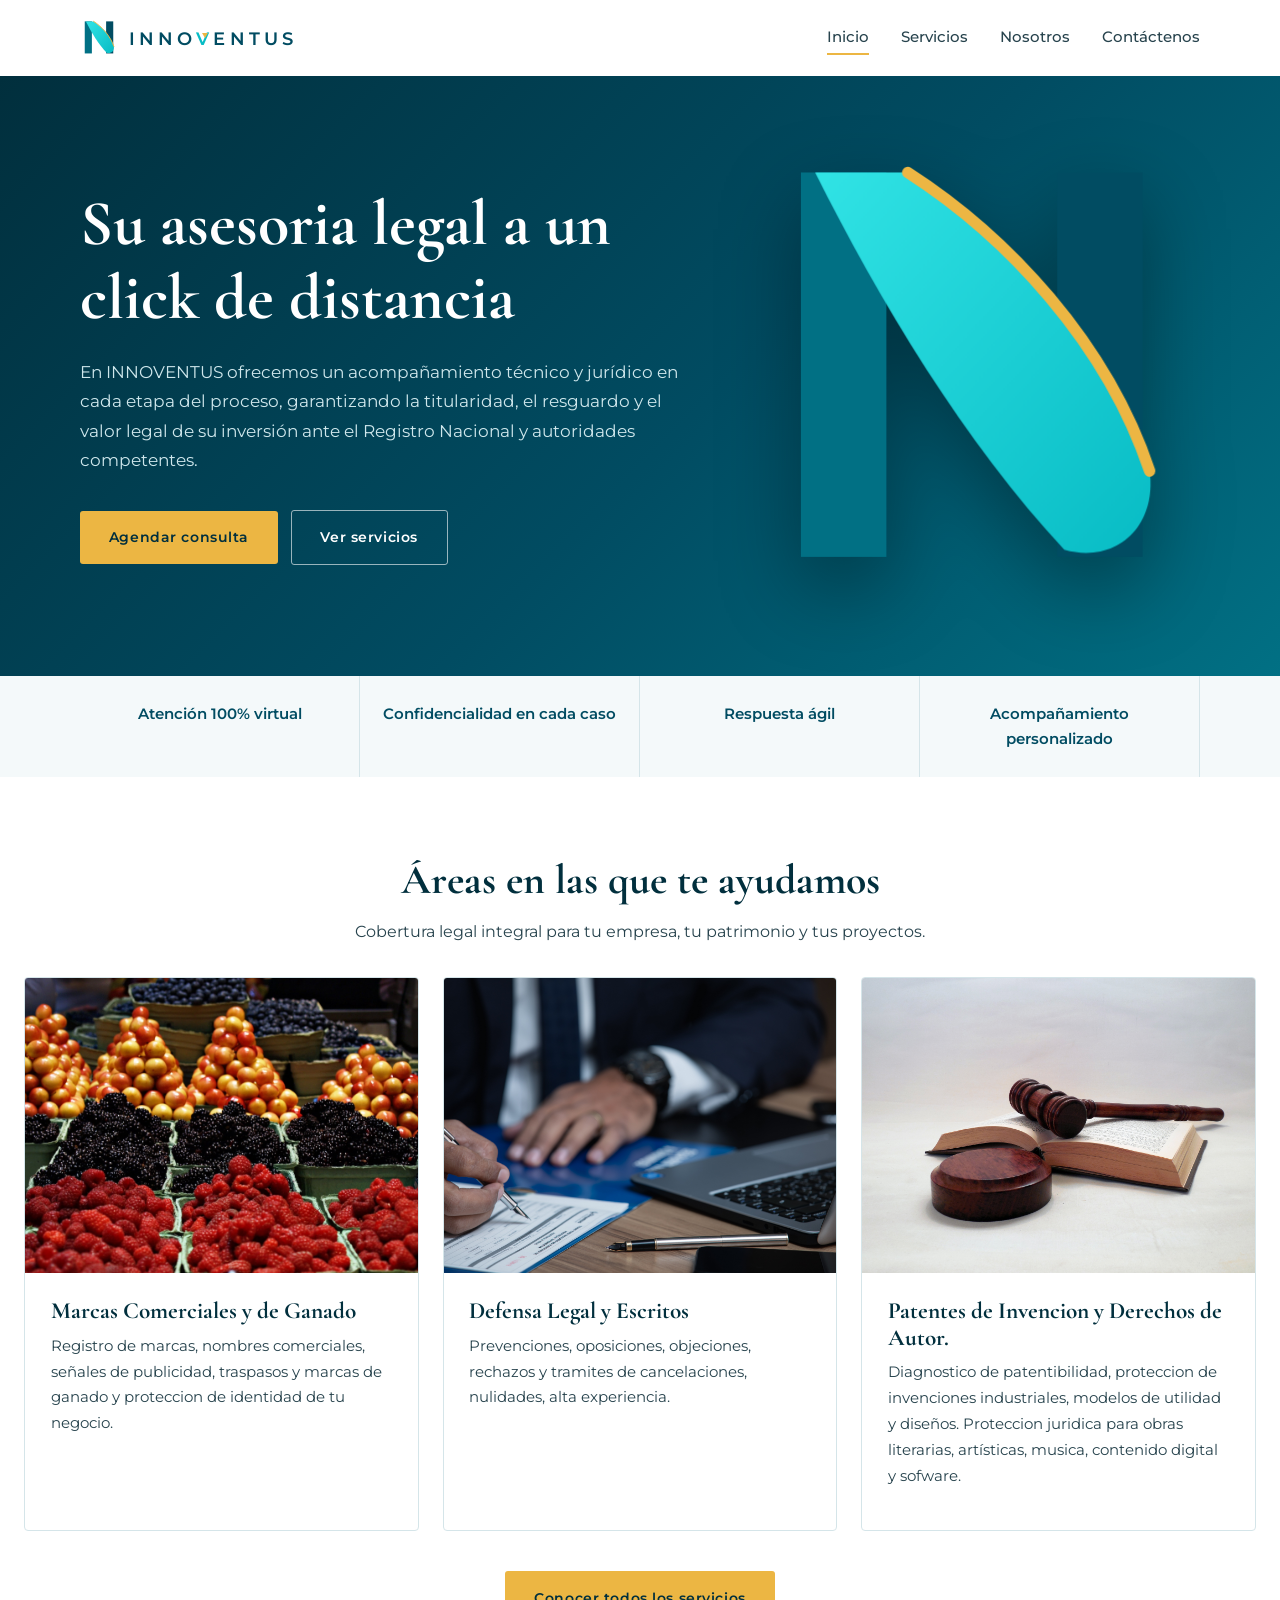
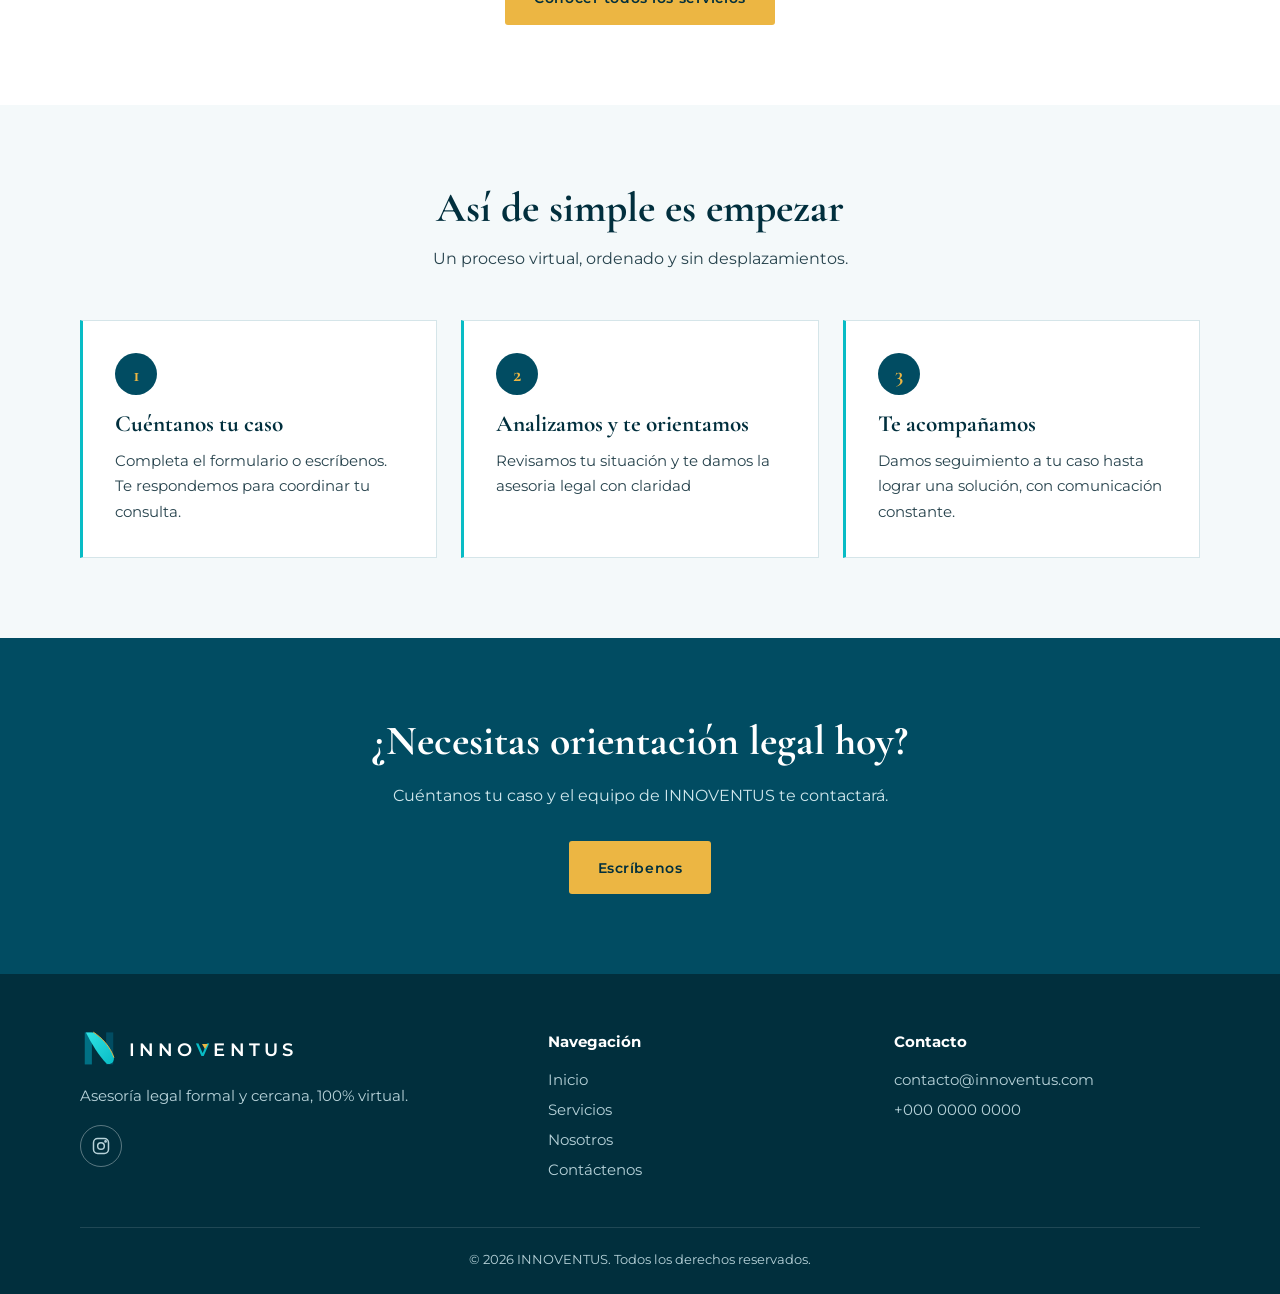
<file: index.html>
<!DOCTYPE html><html lang="es"><head><meta charset="utf-8"><meta name="viewport" content="width=device-width,initial-scale=1"><link rel="preconnect" href="https://fonts.googleapis.com"><link rel="preconnect" href="https://fonts.gstatic.com" crossorigin><link href="https://fonts.googleapis.com/css2?family=Cormorant+Garamond:wght@600;700&family=Montserrat:wght@400;500;600&display=swap" rel="stylesheet"><link rel="stylesheet" href="css/styles.css"><link rel="icon" href="img/favicon.svg"><title>INNOVENTUS | Asesoría legal virtual</title><meta name="description" content="INNOVENTUS: asesoría jurídica formal, confidencial y 100% virtual para personas y empresas."></head><body>
<header id="site-header"></header><main>
<section class="hero"><div class="wrap"><div><h1>Su asesoria legal a un click de distancia</h1><p>En INNOVENTUS ofrecemos un acompañamiento técnico y jurídico en cada etapa del proceso, garantizando la titularidad, el resguardo y el valor legal de su inversión ante el Registro Nacional y autoridades competentes. </p><div class="btns"><a class="btn b1" href="contacto.html">Agendar consulta</a><a class="btn b2" href="servicios.html">Ver servicios</a></div></div><div class="hero-art" data-mark></div></div></section>
<div class="strip"><div class="wrap"><div>Atención 100% virtual</div><div>Confidencialidad en cada caso</div><div>Respuesta ágil</div><div>Acompañamiento personalizado</div></div></div>

<section>
    <div class="wrap">
        <div class="center">
            <h2>Áreas en las que te ayudamos</h2>
            <p>Cobertura legal integral para tu empresa, tu patrimonio y tus proyectos.</p>
        </div>
    </div>

    <!-- ===== INICIO TARJETAS: copia desde aquí ===== -->
<div class="img-cards">
 
  <article class="img-card">
    <div class="img-card__media">
      <img src="/img/frutas.jpg" alt="Reunión de asesoría empresarial" loading="lazy">
    </div>
    <div class="img-card__body">
      <h3>Marcas Comerciales y de Ganado</h3>
      <p>Registro de marcas, nombres comerciales, señales de publicidad, traspasos y marcas de ganado y proteccion de identidad de tu negocio.</p>
    </div>
  </article>
 
  <article class="img-card">
    <div class="img-card__media">
      <img src="/img/legal.jpg" alt="Firma de un contrato" loading="lazy">
    </div>
    <div class="img-card__body">
      <h3>Defensa Legal y Escritos</h3>
      <p>Prevenciones, oposiciones, objeciones, rechazos y tramites de cancelaciones, nulidades, alta experiencia.</p>
    </div>
  </article>
 
    <article class="img-card">
        <div class="img-card__media">
            <img src="/img/derechos_autor.jpg" alt="Protección de marca registrada" loading="lazy">
        </div>
        <div class="img-card__body">
            <h3>Patentes de Invencion y Derechos de Autor.</h3>
            <p>Diagnostico de patentibilidad, proteccion de invenciones industriales, modelos de utilidad y diseños. Proteccion juridica para obras literarias, artísticas, musica, contenido digital y sofware.</p>
        </div>
    </article>
 
  
</div>
<!-- ===== FIN TARJETAS: copia hasta aquí ===== -->
<div class="center" style="margin-top:2.5rem">
            <a class="btn b1" href="servicios.html">Conocer todos los servicios</a>
        </div>
</section>


<section class="alt"><div class="wrap"><div class="center"><h2>Así de simple es empezar</h2><p>Un proceso virtual, ordenado y sin desplazamientos.</p></div>
<div class="grid steps">
<div class="card rv"><h3>Cuéntanos tu caso</h3><p>Completa el formulario o escríbenos. Te respondemos para coordinar tu consulta.</p></div>
<div class="card rv"><h3>Analizamos y te orientamos</h3><p>Revisamos tu situación y te damos la asesoria legal con claridad</p></div>
<div class="card rv"><h3>Te acompañamos</h3><p>Damos seguimiento a tu caso hasta lograr una solución, con comunicación constante.</p></div>
</div></div></section>
<section class="cta"><div class="wrap"><h2>¿Necesitas orientación legal hoy?</h2><p>Cuéntanos tu caso y el equipo de INNOVENTUS te contactará.</p><a class="btn b1" href="contacto.html">Escríbenos</a></div></section>
</main><footer id="site-footer"></footer><script src="js/main.js"></script></body></html>
</file>
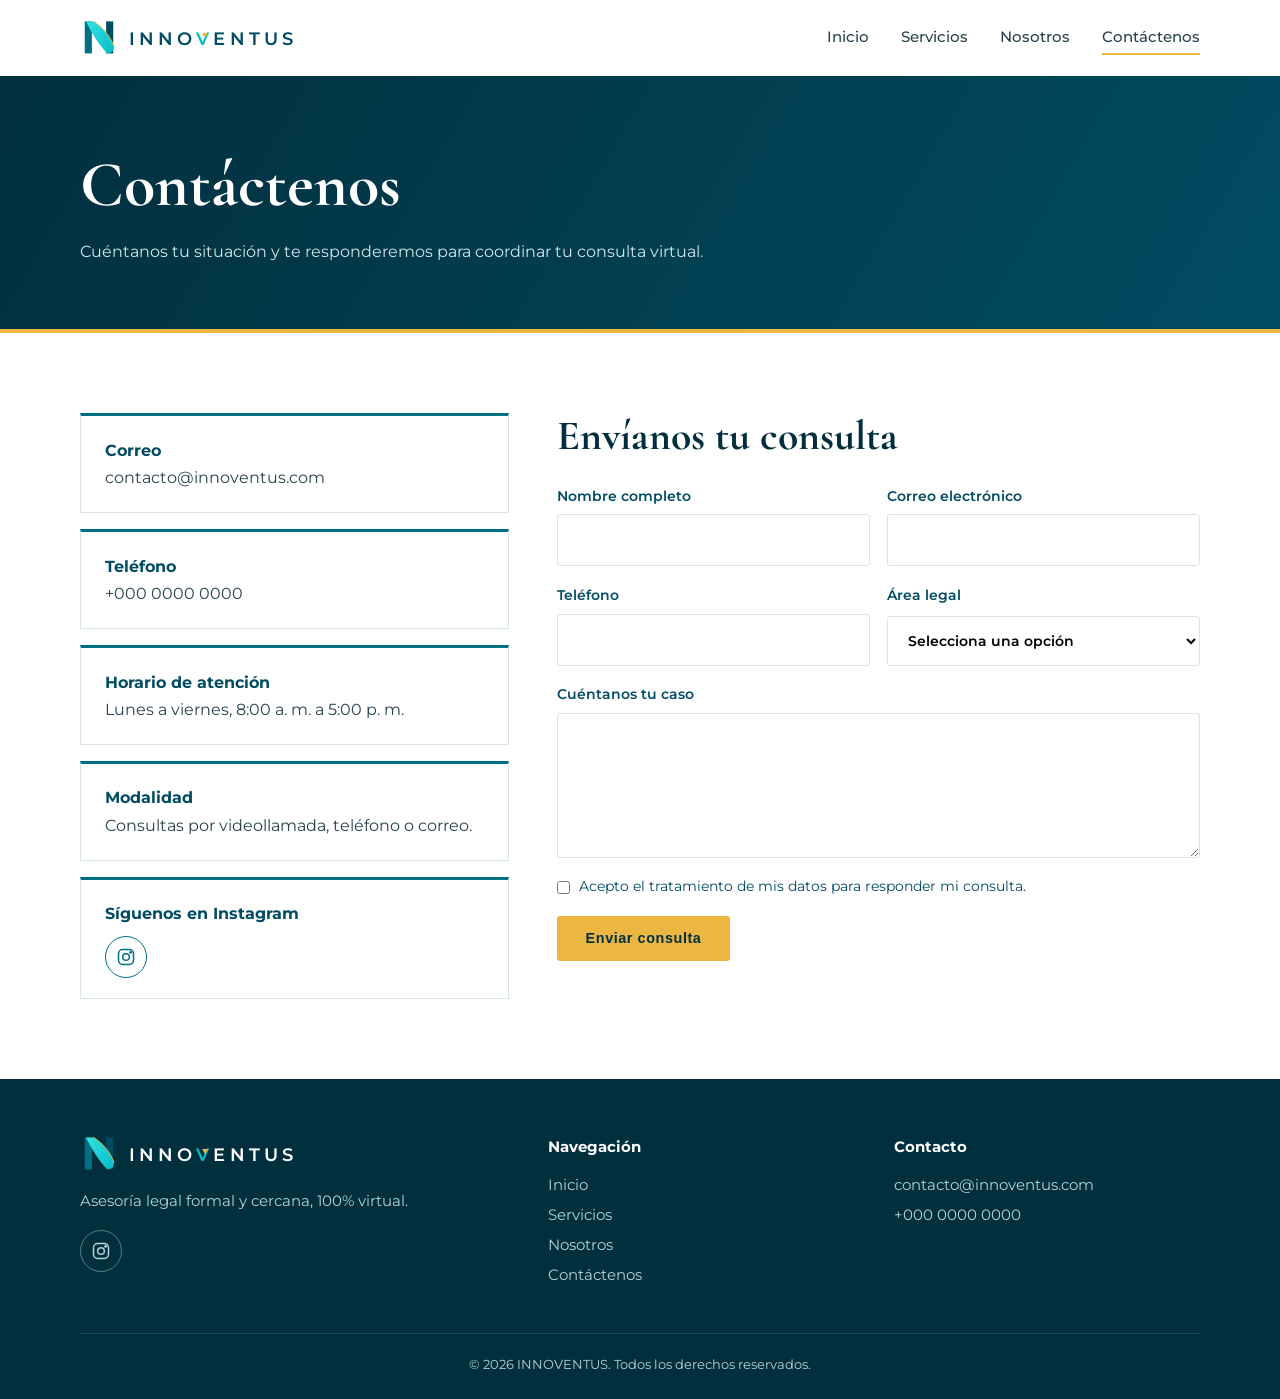
<file: contacto.html>
<!DOCTYPE html><html lang="es"><head><meta charset="utf-8"><meta name="viewport" content="width=device-width,initial-scale=1"><link rel="preconnect" href="https://fonts.googleapis.com"><link rel="preconnect" href="https://fonts.gstatic.com" crossorigin><link href="https://fonts.googleapis.com/css2?family=Cormorant+Garamond:wght@600;700&family=Montserrat:wght@400;500;600&display=swap" rel="stylesheet"><link rel="stylesheet" href="css/styles.css"><link rel="icon" href="img/favicon.svg"><title>Contáctenos | INNOVENTUS</title><meta name="description" content="Escribe a INNOVENTUS y agenda tu consulta legal virtual."></head><body>
<header id="site-header"></header><main>
<section class="ph"><div class="wrap"><h1>Contáctenos</h1><p>Cuéntanos tu situación y te responderemos para coordinar tu consulta virtual.</p></div></section>
<section><div class="wrap two" style="grid-template-columns:.8fr 1.2fr">
<div class="info"><div class="card"><b>Correo</b><a data-mail></a></div><div class="card"><b>Teléfono</b><a data-tel></a></div><div class="card"><b>Horario de atención</b>Lunes a viernes, 8:00 a. m. a 5:00 p. m.</div><div class="card"><b>Modalidad</b>Consultas por videollamada, teléfono o correo.</div><div class="card"><b>Síguenos en Instagram</b><a class="ig" data-ig="icon" target="_blank" rel="noopener" aria-label="Instagram de INNOVENTUS"></a></div></div>
<div><h2>Envíanos tu consulta</h2><form id="contact-form" novalidate style="margin-top:1.5rem">
<div class="row"><label>Nombre completo<input name="nombre" required autocomplete="name"></label><label>Correo electrónico<input name="correo" type="email" required autocomplete="email"></label></div>
<div class="row"><label>Teléfono<input name="telefono" type="tel" autocomplete="tel"></label><label>Área legal<select name="area" required><option value="">Selecciona una opción</option><option>Derecho corporativo</option><option>Contratos y cumplimiento</option><option>Propiedad intelectual</option><option>Derecho laboral</option><option>Civil y familia</option><option>Protección de datos</option><option>Otro</option></select></label></div>
<label>Cuéntanos tu caso<textarea name="mensaje" rows="5" required></textarea></label>
<label class="chk"><input type="checkbox" required> Acepto el tratamiento de mis datos para responder mi consulta.</label>
<button class="btn b1" type="submit" style="border:0;cursor:pointer;justify-self:start">Enviar consulta</button>
<p class="ok" id="form-ok" role="status"></p></form></div></div></section>
</main><footer id="site-footer"></footer><script src="js/main.js"></script></body></html>
</file>
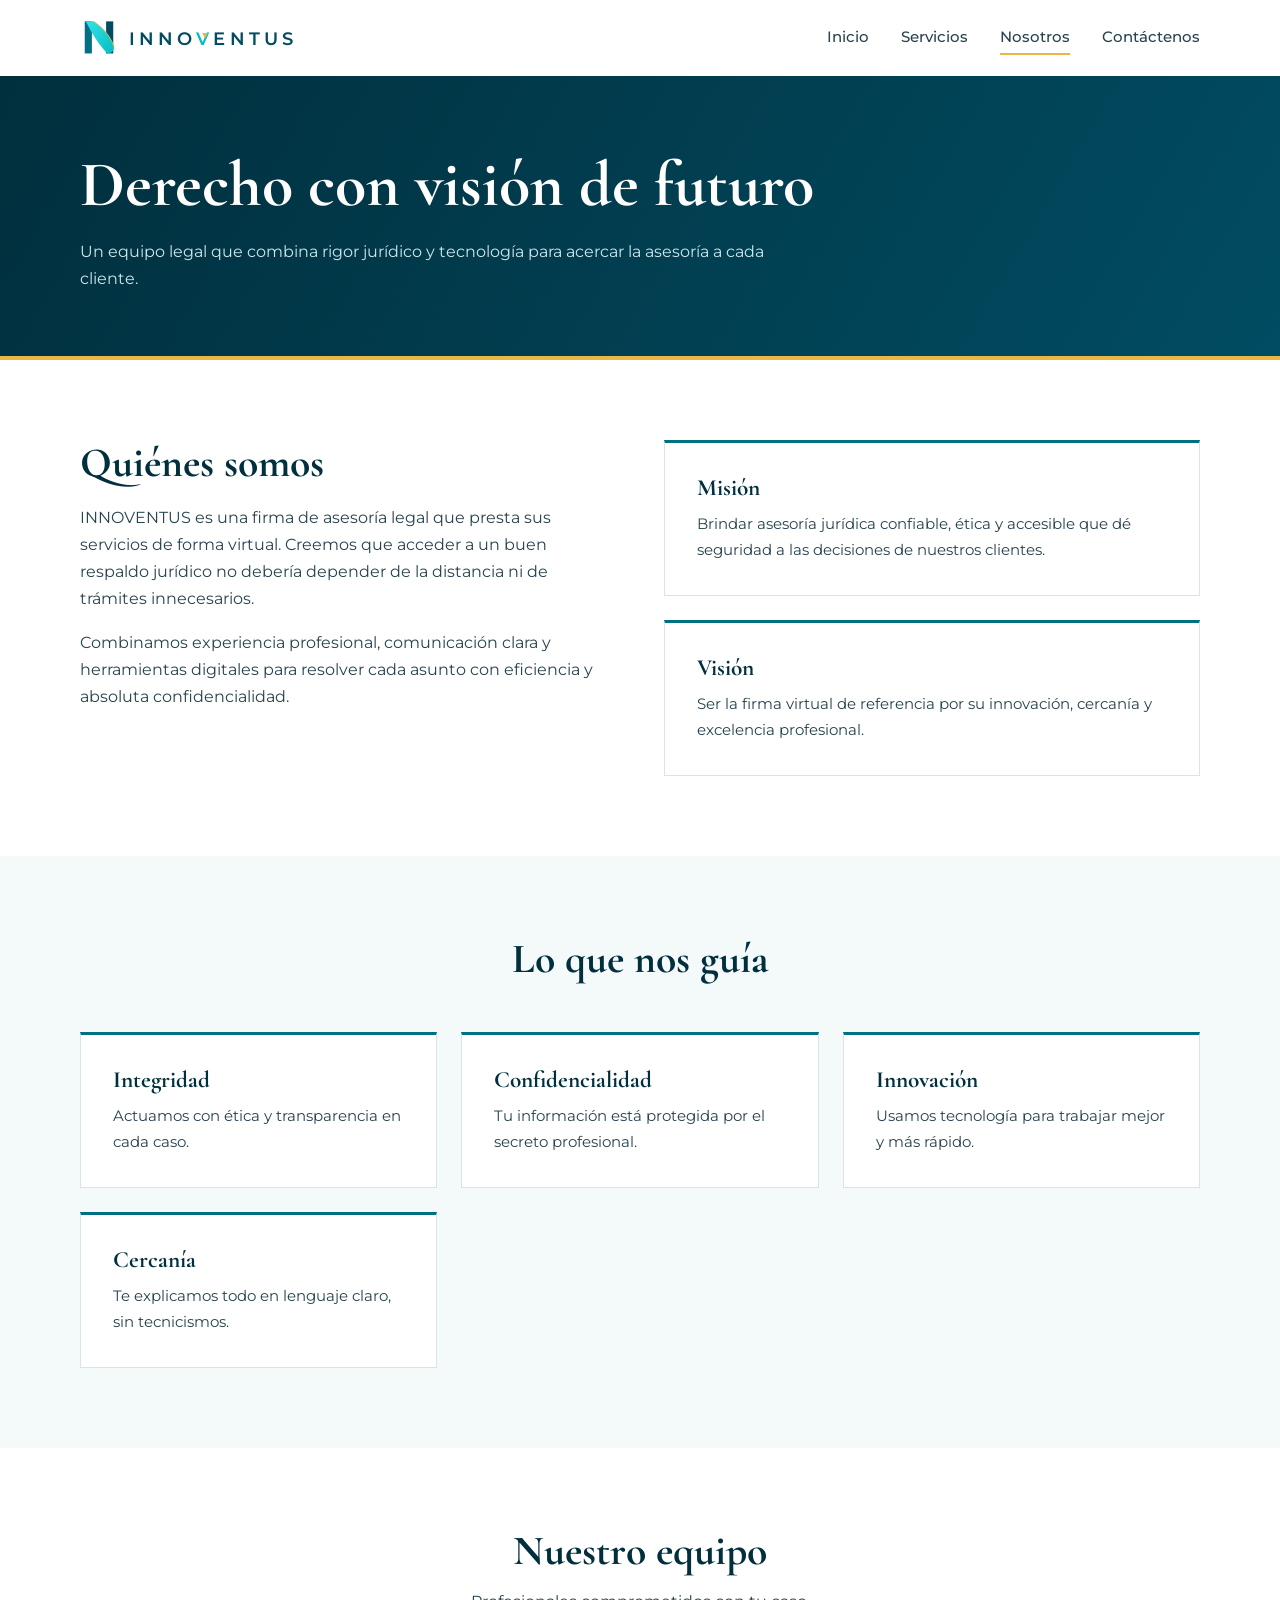
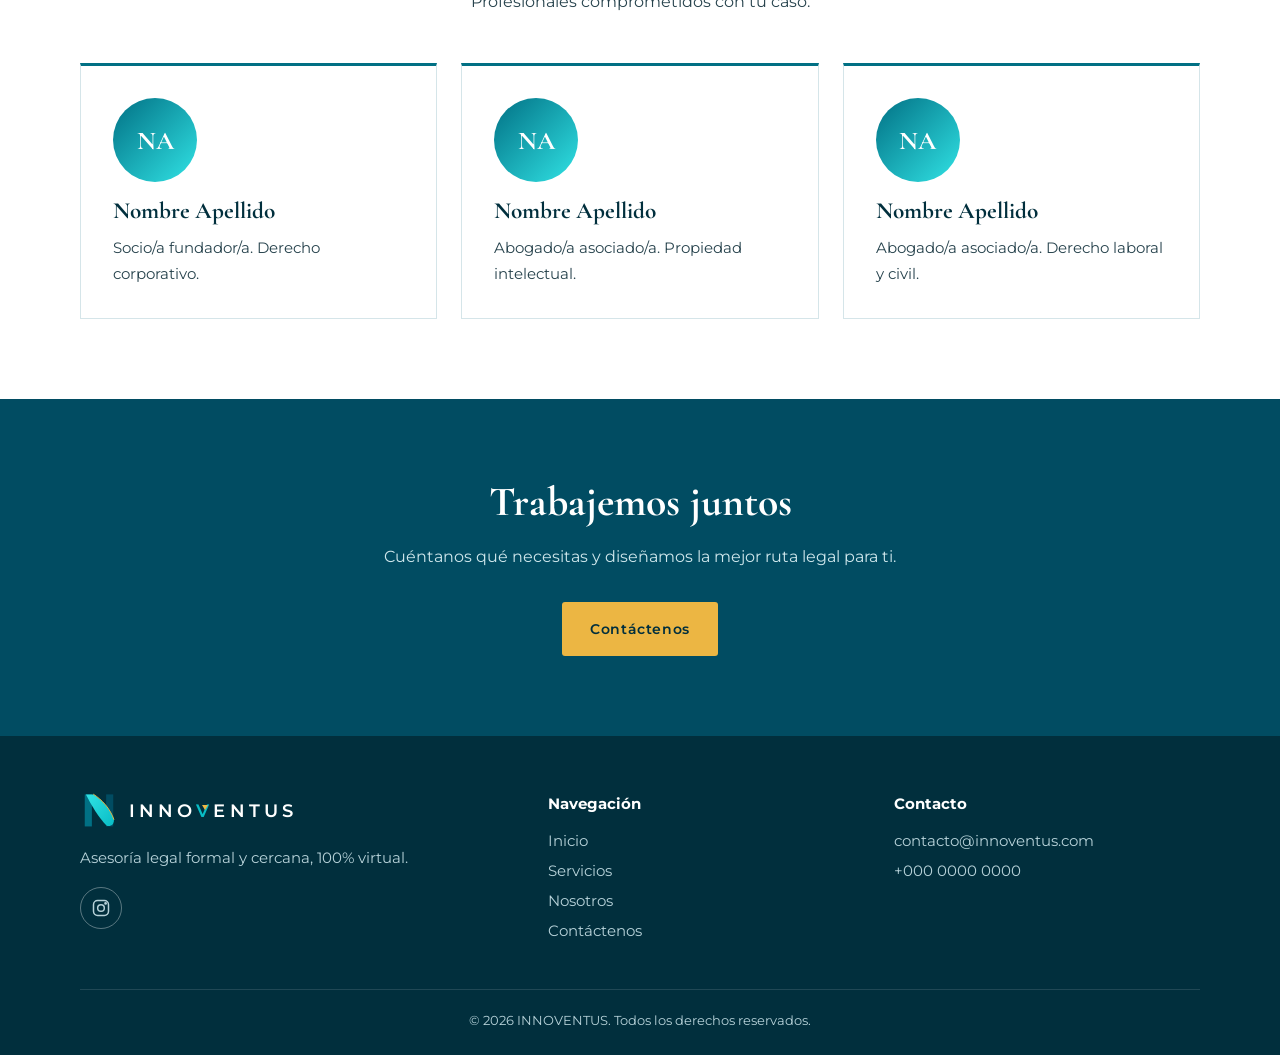
<file: nosotros.html>
<!DOCTYPE html><html lang="es"><head><meta charset="utf-8"><meta name="viewport" content="width=device-width,initial-scale=1"><link rel="preconnect" href="https://fonts.googleapis.com"><link rel="preconnect" href="https://fonts.gstatic.com" crossorigin><link href="https://fonts.googleapis.com/css2?family=Cormorant+Garamond:wght@600;700&family=Montserrat:wght@400;500;600&display=swap" rel="stylesheet"><link rel="stylesheet" href="css/styles.css"><link rel="icon" href="img/favicon.svg"><title>Nosotros | INNOVENTUS</title><meta name="description" content="Conoce a INNOVENTUS: un equipo legal que combina rigor jurídico y tecnología."></head><body>
<header id="site-header"></header><main>
<section class="ph"><div class="wrap"><h1>Derecho con visión de futuro</h1><p>Un equipo legal que combina rigor jurídico y tecnología para acercar la asesoría a cada cliente.</p></div></section>
<section><div class="wrap two"><div><h2>Quiénes somos</h2><p style="margin-top:1rem">INNOVENTUS es una firma de asesoría legal que presta sus servicios de forma virtual. Creemos que acceder a un buen respaldo jurídico no debería depender de la distancia ni de trámites innecesarios.</p><p>Combinamos experiencia profesional, comunicación clara y herramientas digitales para resolver cada asunto con eficiencia y absoluta confidencialidad.</p></div>
<div style="display:grid;gap:1.5rem"><div class="card rv"><h3>Misión</h3><p>Brindar asesoría jurídica confiable, ética y accesible que dé seguridad a las decisiones de nuestros clientes.</p></div><div class="card rv"><h3>Visión</h3><p>Ser la firma virtual de referencia por su innovación, cercanía y excelencia profesional.</p></div></div></div></section>
<section class="alt"><div class="wrap"><div class="center"><h2>Lo que nos guía</h2></div><div class="grid">
<div class="card rv"><h3>Integridad</h3><p>Actuamos con ética y transparencia en cada caso.</p></div>
<div class="card rv"><h3>Confidencialidad</h3><p>Tu información está protegida por el secreto profesional.</p></div>
<div class="card rv"><h3>Innovación</h3><p>Usamos tecnología para trabajar mejor y más rápido.</p></div>
<div class="card rv"><h3>Cercanía</h3><p>Te explicamos todo en lenguaje claro, sin tecnicismos.</p></div>
</div></div></section>
<section><div class="wrap"><div class="center"><h2>Nuestro equipo</h2><p>Profesionales comprometidos con tu caso.</p></div><div class="grid">
<div class="card rv"><div class="av">NA</div><h3>Nombre Apellido</h3><p>Socio/a fundador/a. Derecho corporativo.</p></div>
<div class="card rv"><div class="av">NA</div><h3>Nombre Apellido</h3><p>Abogado/a asociado/a. Propiedad intelectual.</p></div>
<div class="card rv"><div class="av">NA</div><h3>Nombre Apellido</h3><p>Abogado/a asociado/a. Derecho laboral y civil.</p></div>
</div></div></section>
<section class="cta"><div class="wrap"><h2>Trabajemos juntos</h2><p>Cuéntanos qué necesitas y diseñamos la mejor ruta legal para ti.</p><a class="btn b1" href="contacto.html">Contáctenos</a></div></section>
</main><footer id="site-footer"></footer><script src="js/main.js"></script></body></html>
</file>
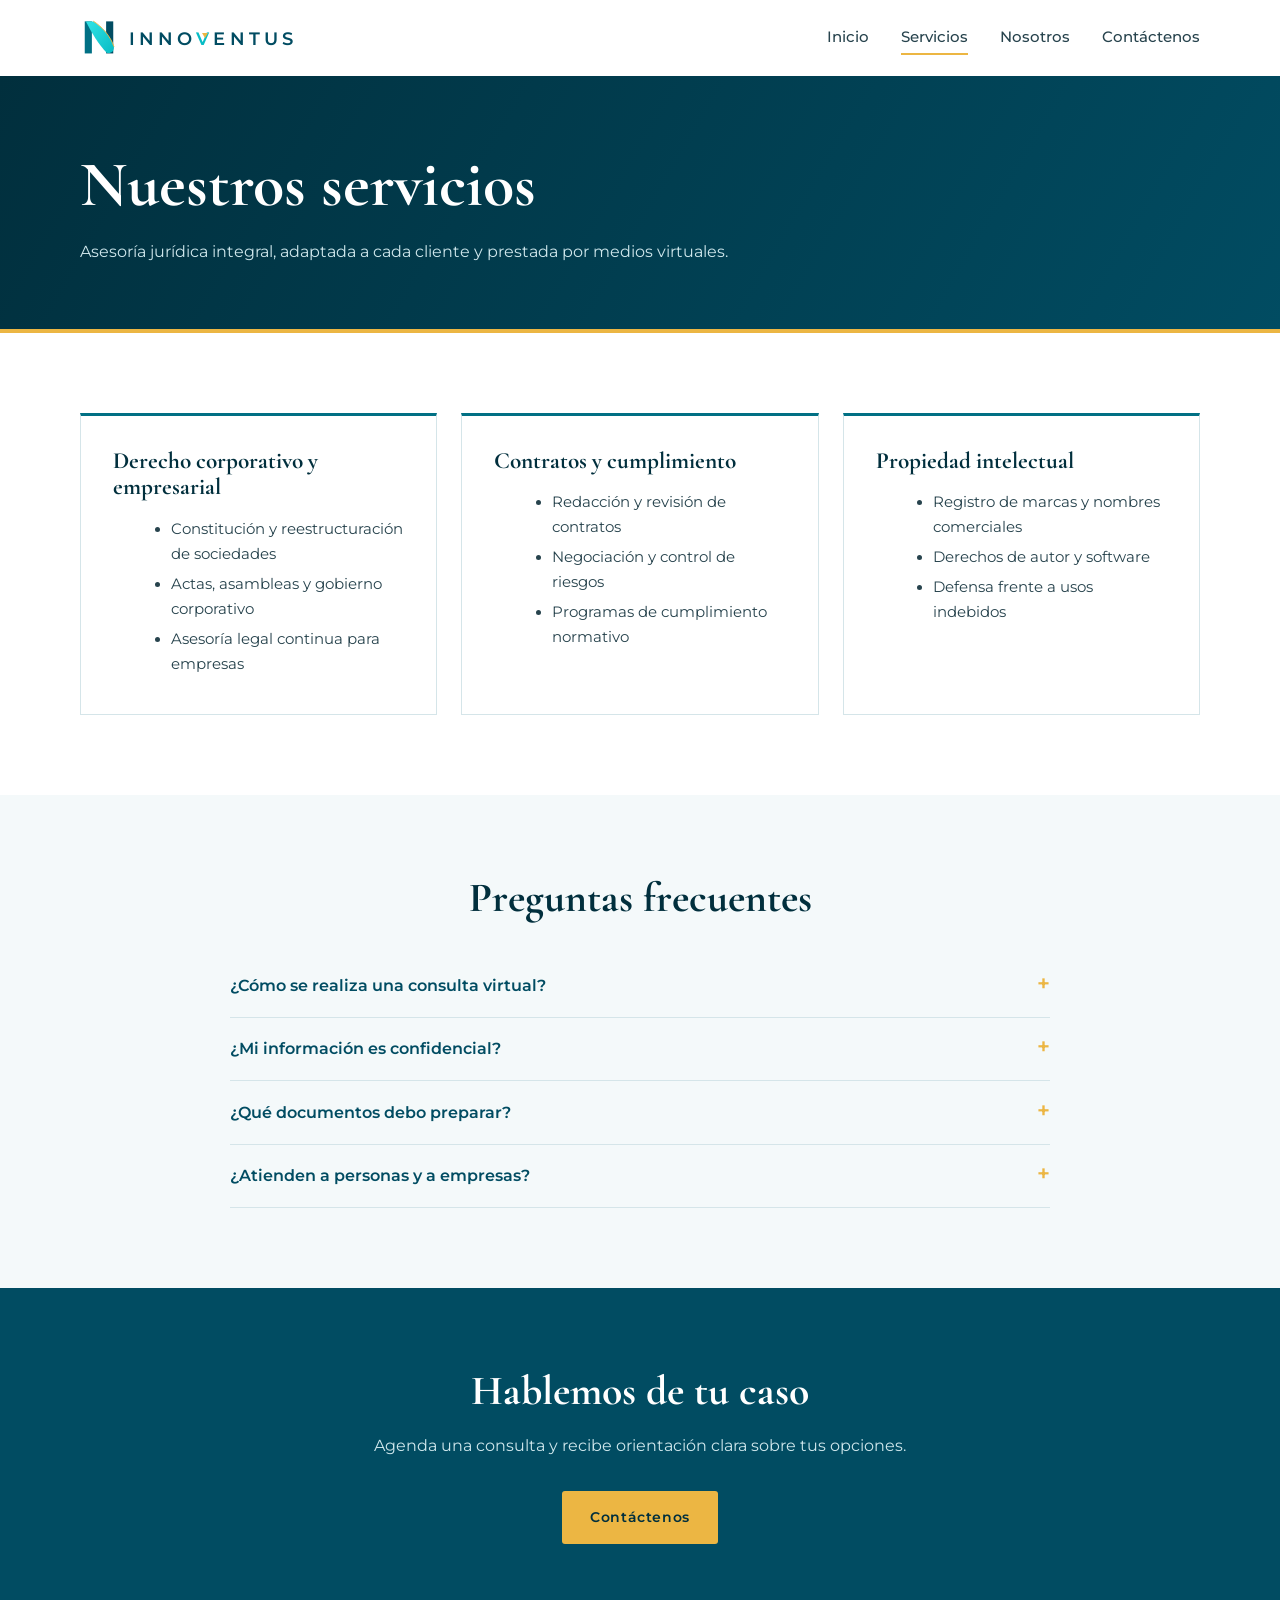
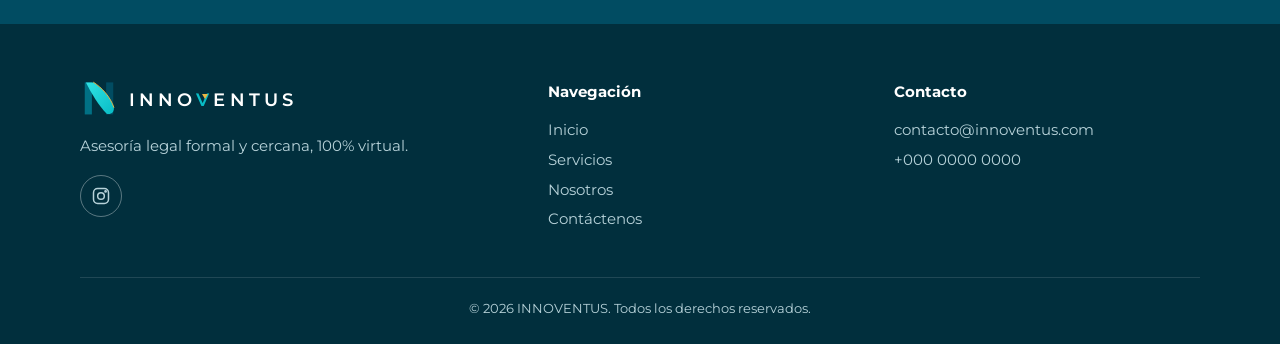
<file: servicios.html>
<!DOCTYPE html><html lang="es"><head><meta charset="utf-8"><meta name="viewport" content="width=device-width,initial-scale=1"><link rel="preconnect" href="https://fonts.googleapis.com"><link rel="preconnect" href="https://fonts.gstatic.com" crossorigin><link href="https://fonts.googleapis.com/css2?family=Cormorant+Garamond:wght@600;700&family=Montserrat:wght@400;500;600&display=swap" rel="stylesheet"><link rel="stylesheet" href="css/styles.css"><link rel="icon" href="img/favicon.svg"><title>Servicios | INNOVENTUS</title><meta name="description" content="Servicios jurídicos virtuales de INNOVENTUS: corporativo, contratos, propiedad intelectual, laboral, civil y datos."></head><body>
<header id="site-header"></header><main>
<section class="ph"><div class="wrap"><h1>Nuestros servicios</h1><p>Asesoría jurídica integral, adaptada a cada cliente y prestada por medios virtuales.</p></div></section>


<section>
    <div class="wrap"><div class="grid" style="margin-top:0">
        <div class="card rv">
            <h3>Derecho corporativo y empresarial</h3>
            <ul>
                <li>Constitución y reestructuración de sociedades</li>
                <li>Actas, asambleas y gobierno corporativo</li>
                <li>Asesoría legal continua para empresas</li>
            </ul>
        </div>
        <div class="card rv">
            <h3>Contratos y cumplimiento</h3>
            <ul>
                <li>Redacción y revisión de contratos</li>
                <li>Negociación y control de riesgos</li>
                <li>Programas de cumplimiento normativo</li>
            </ul>
        </div>
        <div class="card rv">
            <h3>Propiedad intelectual</h3>
            <ul>
                <li>Registro de marcas y nombres comerciales</li>
                <li>Derechos de autor y software</li>
                <li>Defensa frente a usos indebidos</li>
            </ul>
        </div>
    </div>
</div>



</section>
<section class="alt"><div class="wrap" style="max-width:820px"><div class="center"><h2>Preguntas frecuentes</h2></div><div style="margin-top:2rem">
<details><summary>¿Cómo se realiza una consulta virtual?</summary><p>Coordinamos una videollamada, llamada o intercambio por correo según tu preferencia, sin necesidad de desplazarte.</p></details>
<details><summary>¿Mi información es confidencial?</summary><p>Sí. Toda la información que compartes se maneja con estricta reserva profesional.</p></details>
<details><summary>¿Qué documentos debo preparar?</summary><p>Tras tu primer contacto te indicaremos qué documentos son útiles según tu caso.</p></details>
<details><summary>¿Atienden a personas y a empresas?</summary><p>Sí, acompañamos tanto a personas como a empresas de distintos tamaños.</p></details>
</div></div></section>
<section class="cta"><div class="wrap"><h2>Hablemos de tu caso</h2><p>Agenda una consulta y recibe orientación clara sobre tus opciones.</p><a class="btn b1" href="contacto.html">Contáctenos</a></div></section>
</main><footer id="site-footer"></footer><script src="js/main.js"></script></body></html>
</file>
<file: css/styles.css>
:root{--ink:#012F3D;--navy:#014C62;--teal:#017084;--cyan:#08BCC5;--aqua:#31E3E5;--gold:#ECB643;--paper:#F4F9FA;--line:#D5E5E9;--txt:#27434D}
*{box-sizing:border-box;margin:0}
html{scroll-behavior:smooth}
body{font:400 16px/1.7 Montserrat,sans-serif;color:var(--txt);background:#fff}
h1,h2,h3{font-family:"Cormorant Garamond",serif;color:var(--ink);line-height:1.15;font-weight:700}
h1{font-size:clamp(2.4rem,5vw,4rem)}h2{font-size:clamp(1.9rem,3.4vw,2.6rem)}h3{font-size:1.45rem}
a{color:inherit;text-decoration:none}
p{max-width:64ch}
.wrap{width:min(1120px,92%);margin:auto}
section{padding:5rem 0}
.alt{background:var(--paper)}
.center{text-align:center}.center p{margin:.8rem auto 0}
a:focus-visible,button:focus-visible,summary:focus-visible{outline:3px solid var(--gold);outline-offset:3px}

/* Encabezado */
header{position:sticky;top:0;z-index:50;background:rgba(255,255,255,.94);backdrop-filter:blur(8px);transition:box-shadow .3s}
header.sc{box-shadow:0 4px 24px rgba(1,76,98,.12)}
.bar{display:flex;align-items:center;justify-content:space-between;height:76px}
.logo{display:flex;align-items:center;gap:.7rem}
.mark{width:38px;height:38px}
.word{font:600 1.15rem Montserrat,sans-serif;letter-spacing:.22em;color:var(--navy)}
.word i{font-style:normal;color:var(--cyan);position:relative}
.word i::before{content:"";position:absolute;left:50%;top:.34em;transform:translateX(-50%);border:.2em solid transparent;border-top:.3em solid var(--gold);border-bottom:0}
nav{display:flex;gap:2rem}
nav a{font-weight:500;font-size:.92rem;position:relative;padding:.3rem 0}
nav a::after{content:"";position:absolute;left:0;bottom:0;height:2px;width:100%;background:var(--gold);transform:scaleX(0);transform-origin:left;transition:transform .3s}
nav a:hover::after,nav a.on::after{transform:scaleX(1)}
.burger{display:none;background:0;border:0;cursor:pointer;width:42px;height:42px}
.burger span{display:block;height:2px;margin:6px 8px;background:var(--navy)}

/* Botones */
.btn{display:inline-block;padding:.9rem 1.8rem;border-radius:3px;font-weight:600;font-size:.9rem;letter-spacing:.04em;transition:.3s}
.b1{background:var(--gold);color:var(--ink)}
.b1:hover{transform:translateY(-3px);box-shadow:0 10px 24px rgba(236,182,67,.45)}
.b2{border:1.5px solid rgba(255,255,255,.6);color:#fff}
.b2:hover{background:#fff;color:var(--navy)}

/* Portada: la cinta del logo se dibuja al cargar */
.hero{background:linear-gradient(135deg,var(--ink),var(--navy) 55%,var(--teal));color:#fff;padding:0;overflow:hidden}
.hero .wrap{display:grid;grid-template-columns:1.15fr .85fr;align-items:center;gap:3rem;min-height:600px}
.hero h1{color:#fff}
.hero p{color:#CFE7EC;margin:1.4rem 0 2.2rem;font-size:1.08rem}
.hero .btn+.btn{margin-left:.8rem}
.hero h1,.hero p,.btns{animation:up .9s .3s both}
.hero-art{animation:float 7s ease-in-out infinite}
.hero-art .mark{width:100%;height:auto;filter:drop-shadow(0 30px 40px rgba(0,0,0,.35))}
.hero-art .rb{animation:swoop 1.3s cubic-bezier(.2,.7,.2,1) both}
.hero-art .gl{stroke-dasharray:100;stroke-dashoffset:100;animation:draw 1.5s .7s forwards}
@keyframes swoop{from{opacity:0;transform:translate(-40px,-40px)}}
@keyframes draw{to{stroke-dashoffset:0}}
@keyframes float{50%{transform:translateY(-14px)}}
@keyframes up{from{opacity:0;transform:translateY(24px)}}

.ph{background:linear-gradient(120deg,var(--ink),var(--navy));color:#fff;padding:4.5rem 0 4rem;border-bottom:4px solid var(--gold)}
.ph h1{color:#fff;animation:up .8s both}
.ph p{color:#CFE7EC;margin-top:1rem;animation:up .8s .15s both}

.strip{background:var(--paper)}
.strip .wrap{display:grid;grid-template-columns:repeat(auto-fit,minmax(200px,1fr))}
.strip div div{padding:1.6rem 1rem;text-align:center;font-weight:600;font-size:.92rem;color:var(--navy);border-right:1px solid var(--line)}

/* Tarjetas */
.grid{display:grid;gap:1.5rem;grid-template-columns:repeat(auto-fit,minmax(280px,1fr));margin-top:3rem}
.card{background:#fff;border:1px solid var(--line);border-top:3px solid var(--teal);padding:2rem;transition:.35s}
.card:hover{transform:translateY(-6px);border-top-color:var(--gold);box-shadow:0 18px 40px rgba(1,76,98,.12)}
.card p{margin-top:.6rem;font-size:.95rem}
.card ul{margin:1rem 0 0 1.1rem;font-size:.92rem}.card li{margin:.3rem 0}
.steps{counter-reset:s}
.steps .card{border-top:1px solid var(--line);border-left:3px solid var(--cyan)}
.steps .card::before{counter-increment:s;content:counter(s);display:grid;place-items:center;width:42px;height:42px;border-radius:50%;background:var(--navy);color:var(--gold);font:700 1.3rem "Cormorant Garamond",serif;margin-bottom:1rem}
.av{width:84px;height:84px;border-radius:50%;background:linear-gradient(135deg,var(--teal),var(--aqua));display:grid;place-items:center;color:#fff;font:700 1.6rem "Cormorant Garamond",serif;margin-bottom:1rem}
.two{display:grid;grid-template-columns:1fr 1fr;gap:3rem;align-items:start}
.two p+p{margin-top:1rem}
.cta{background:var(--navy);color:#fff;text-align:center}
.cta h2{color:#fff}.cta p{margin:1rem auto 2rem;color:#CFE7EC}

/* Preguntas frecuentes */
details{border-bottom:1px solid var(--line);padding:1.1rem 0}
summary{cursor:pointer;font-weight:600;color:var(--navy);list-style:none;display:flex;justify-content:space-between;gap:1rem}
summary::after{content:"+";color:var(--gold);font-size:1.4rem;line-height:1;transition:transform .3s}
details[open] summary::after{transform:rotate(45deg)}
details p{margin-top:.7rem;animation:up .4s}

/* Formulario */
form{display:grid;gap:1.1rem}
label{font-weight:600;font-size:.85rem;color:var(--navy);display:grid;gap:.4rem}
input,select,textarea{font:inherit;padding:.85rem 1rem;border:1.5px solid var(--line);border-radius:3px;background:#fff;transition:.25s}
input:focus,select:focus,textarea:focus{outline:0;border-color:var(--cyan);box-shadow:0 0 0 4px rgba(8,188,197,.18)}
.row{display:grid;grid-template-columns:1fr 1fr;gap:1.1rem}
.chk{display:flex;gap:.6rem;font-weight:400;align-items:flex-start}.chk input{margin-top:.35rem}
.er{border-color:#C0392B!important}
.ok{display:none;padding:1rem;background:#E6F8F8;border-left:4px solid var(--cyan);color:var(--navy);font-weight:600}
.ok.show{display:block;animation:up .5s}
.info{display:grid;gap:1rem;margin-top:0}.info .card{padding:1.3rem 1.5rem}.info b{display:block;color:var(--navy)}

/* Pie */
footer{background:var(--ink);color:#B7D2D9;padding:3.5rem 0 1.5rem;font-size:.92rem}
.fg{display:grid;grid-template-columns:1.4fr 1fr 1fr;gap:2.5rem}
footer .word{color:#fff}footer h4{color:#fff;margin-bottom:.8rem}footer a:hover{color:var(--gold)}
.ig{display:inline-grid;place-items:center;width:42px;height:42px;border:1.5px solid rgba(255,255,255,.35);border-radius:50%;transition:.3s}
.ig:hover{background:var(--gold);color:var(--ink);transform:rotate(-8deg) scale(1.08)}
.ig svg{width:20px;height:20px}
.info .ig{border-color:var(--teal);color:var(--teal);margin-top:.5rem}
.cp{margin-top:2.5rem;padding-top:1.2rem;border-top:1px solid rgba(255,255,255,.12);text-align:center;font-size:.82rem;max-width:none}

.rv{opacity:0;transform:translateY(22px);transition:opacity .8s,transform .8s}
.rv.in{opacity:1;transform:none}

@media(max-width:860px){
.hero .wrap,.two,.fg{grid-template-columns:1fr}
.hero .wrap{min-height:0;padding:2rem 0 3rem}
.hero-art{max-width:240px;margin:0 auto;order:-1}
.burger{display:block}
nav{position:absolute;top:76px;left:0;right:0;flex-direction:column;gap:0;background:#fff;max-height:0;overflow:hidden;transition:max-height .4s;box-shadow:0 12px 24px rgba(1,76,98,.12)}
nav.open{max-height:360px}nav a{padding:1rem 4%}
.row{grid-template-columns:1fr}
}
@media(prefers-reduced-motion:reduce){*,*::before,*::after{animation:none!important;transition:none!important}.rv{opacity:1;transform:none}.hero-art .gl{stroke-dashoffset:0}}


/* ===== Tarjetas con imagen (colores del logo de INNOVENTUS) ===== */
 
/* Contenedor: 3 columnas en pantalla grande, 1 en celular */
.img-cards {
  display: grid;
  grid-template-columns: repeat(auto-fit, minmax(280px, 1fr));
  gap: 1.5rem;
  margin: 2rem 1.5rem;
}
 
/* Tarjeta */
.img-card {
  background: #fff;
  border: 1px solid #D5E5E9;
  border-radius: 4px;
  overflow: hidden;
  transition: transform .4s ease, box-shadow .4s ease;
}
 
/* Zona de la imagen (proporción 4:3; el fondo azul se ve si la imagen aún no carga) */
.img-card__media {
  position: relative;
  aspect-ratio: 4 / 3;
  overflow: hidden;
  background: linear-gradient(135deg, #014C62, #08BCC5);
}
.img-card__media img {
  display: block;
  width: 100%;
  height: 100%;
  object-fit: cover;
  transition: transform .6s ease;
}
 
/* Velo azul que aparece sobre la imagen al pasar el cursor */
.img-card__media::after {
  content: "";
  position: absolute;
  inset: 0;
  background: linear-gradient(to top, rgba(1, 47, 61, .65), transparent 60%);
  opacity: 0;
  transition: opacity .4s ease;
}
 
/* Texto */
.img-card__body {
  position: relative;
  padding: 1.6rem;
}
.img-card__body h3 { margin: 0 0 .5rem; color: #012F3D; }
.img-card__body p  { margin: 0 0 1rem; font-size: .95rem; color: #27434D; }
.img-card__link    { font-weight: 600; font-size: .9rem; color: #017084; transition: color .3s; }
.img-card__link:hover { color: #014C62; text-decoration: underline; }
 
/* Línea dorada que crece de izquierda a derecha */
.img-card__body::before {
  content: "";
  position: absolute;
  top: 0;
  left: 0;
  width: 100%;
  height: 3px;
  background: #ECB643;
  transform: scaleX(0);
  transform-origin: left;
  transition: transform .5s ease;
}
 
/* ===== Animación al pasar el cursor ===== */
.img-card:hover { transform: translateY(-6px); box-shadow: 0 18px 40px rgba(1, 76, 98, .15); }
.img-card:hover img { transform: scale(1.06); }
.img-card:hover .img-card__media::after { opacity: 1; }
.img-card:hover .img-card__body::before { transform: scaleX(1); }
 
/* Respeta a quienes tienen desactivadas las animaciones en su dispositivo */
@media (prefers-reduced-motion: reduce) {
  .img-card, .img-card *, .img-card *::before, .img-card *::after { transition: none !important; }
}
</file>
